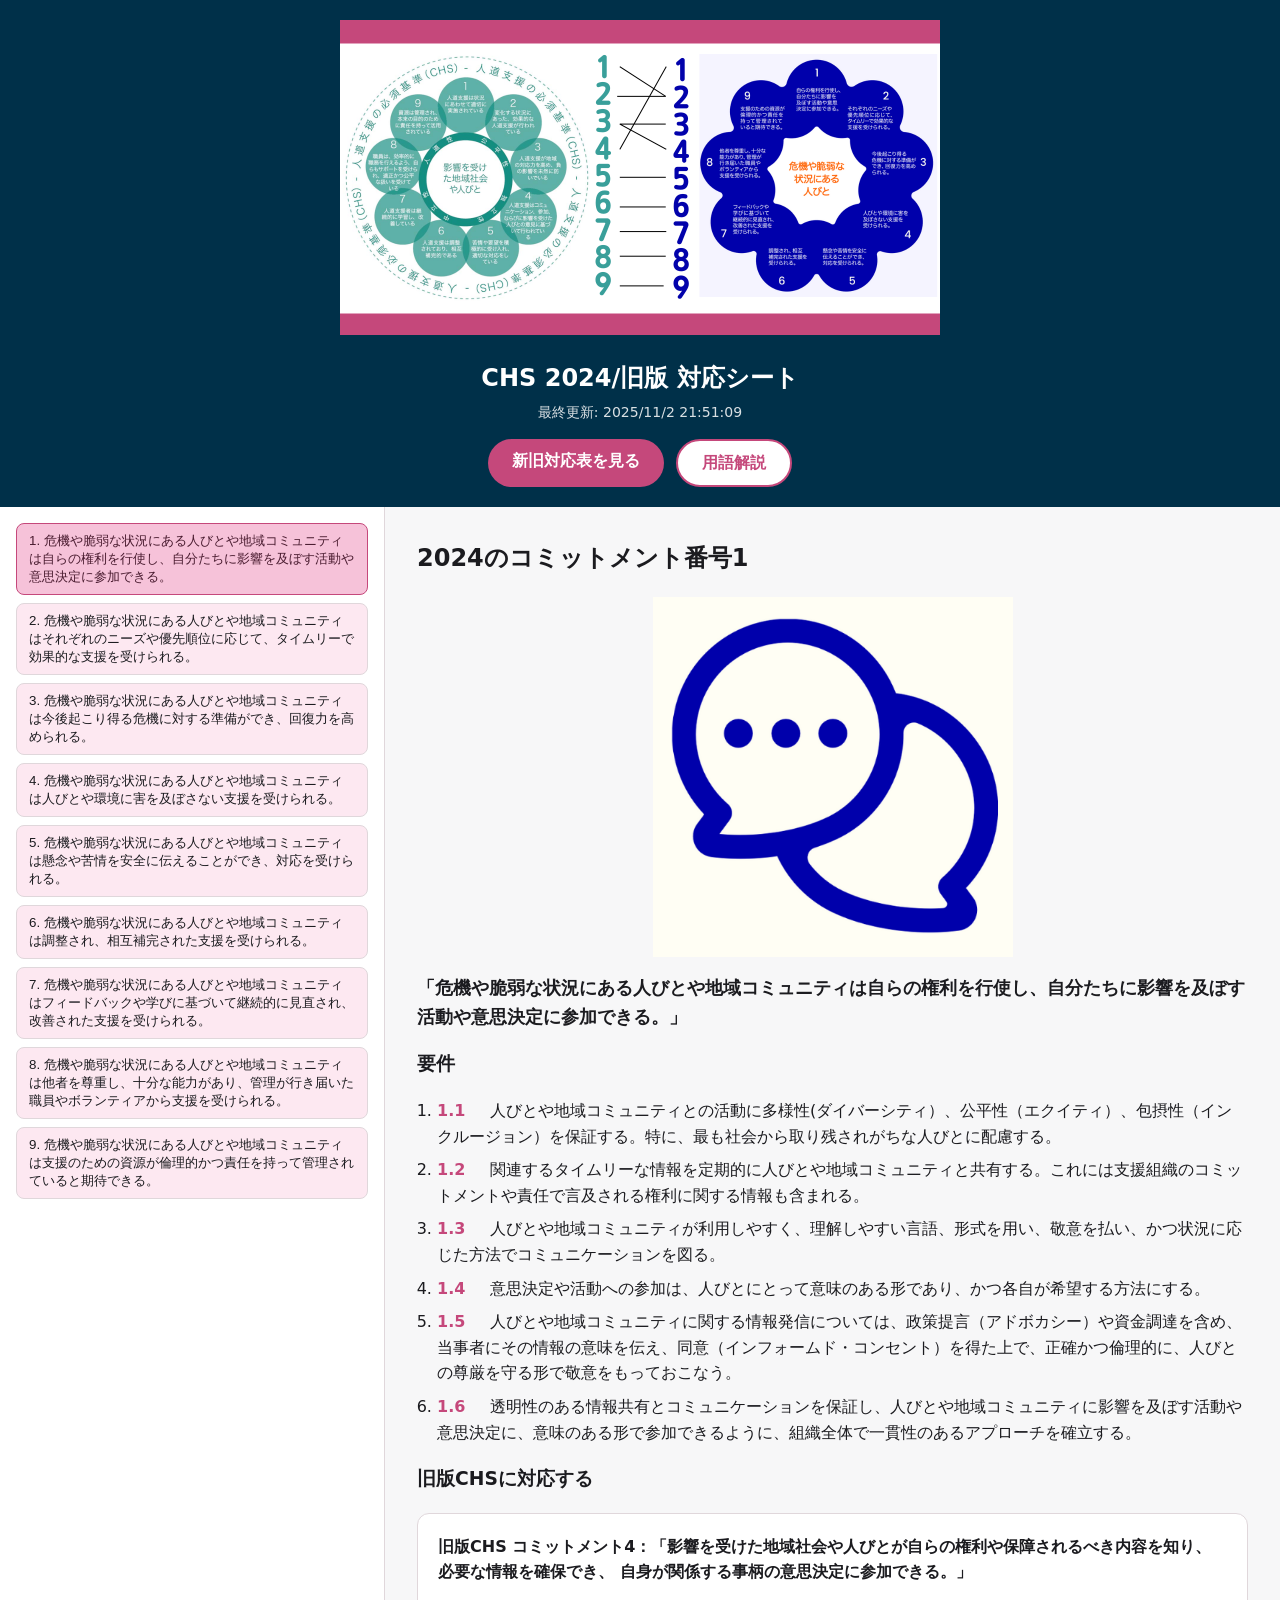
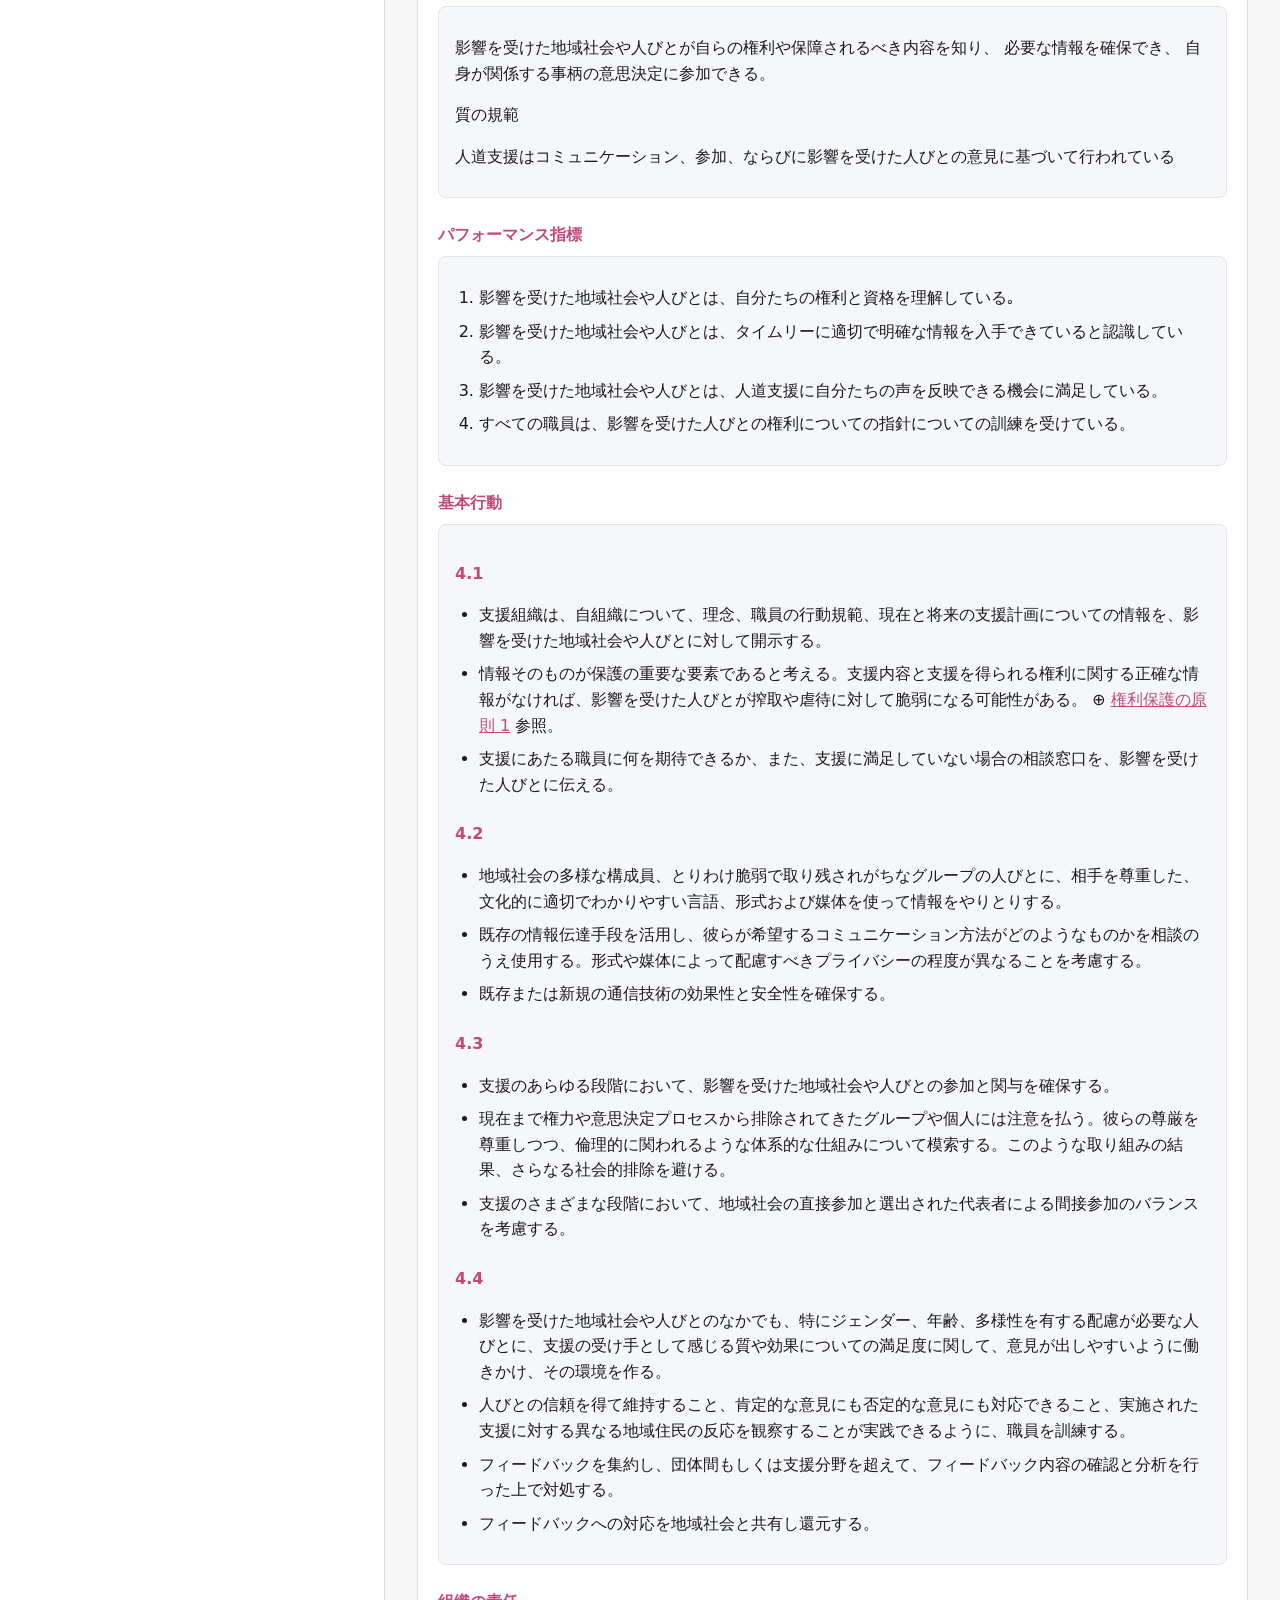
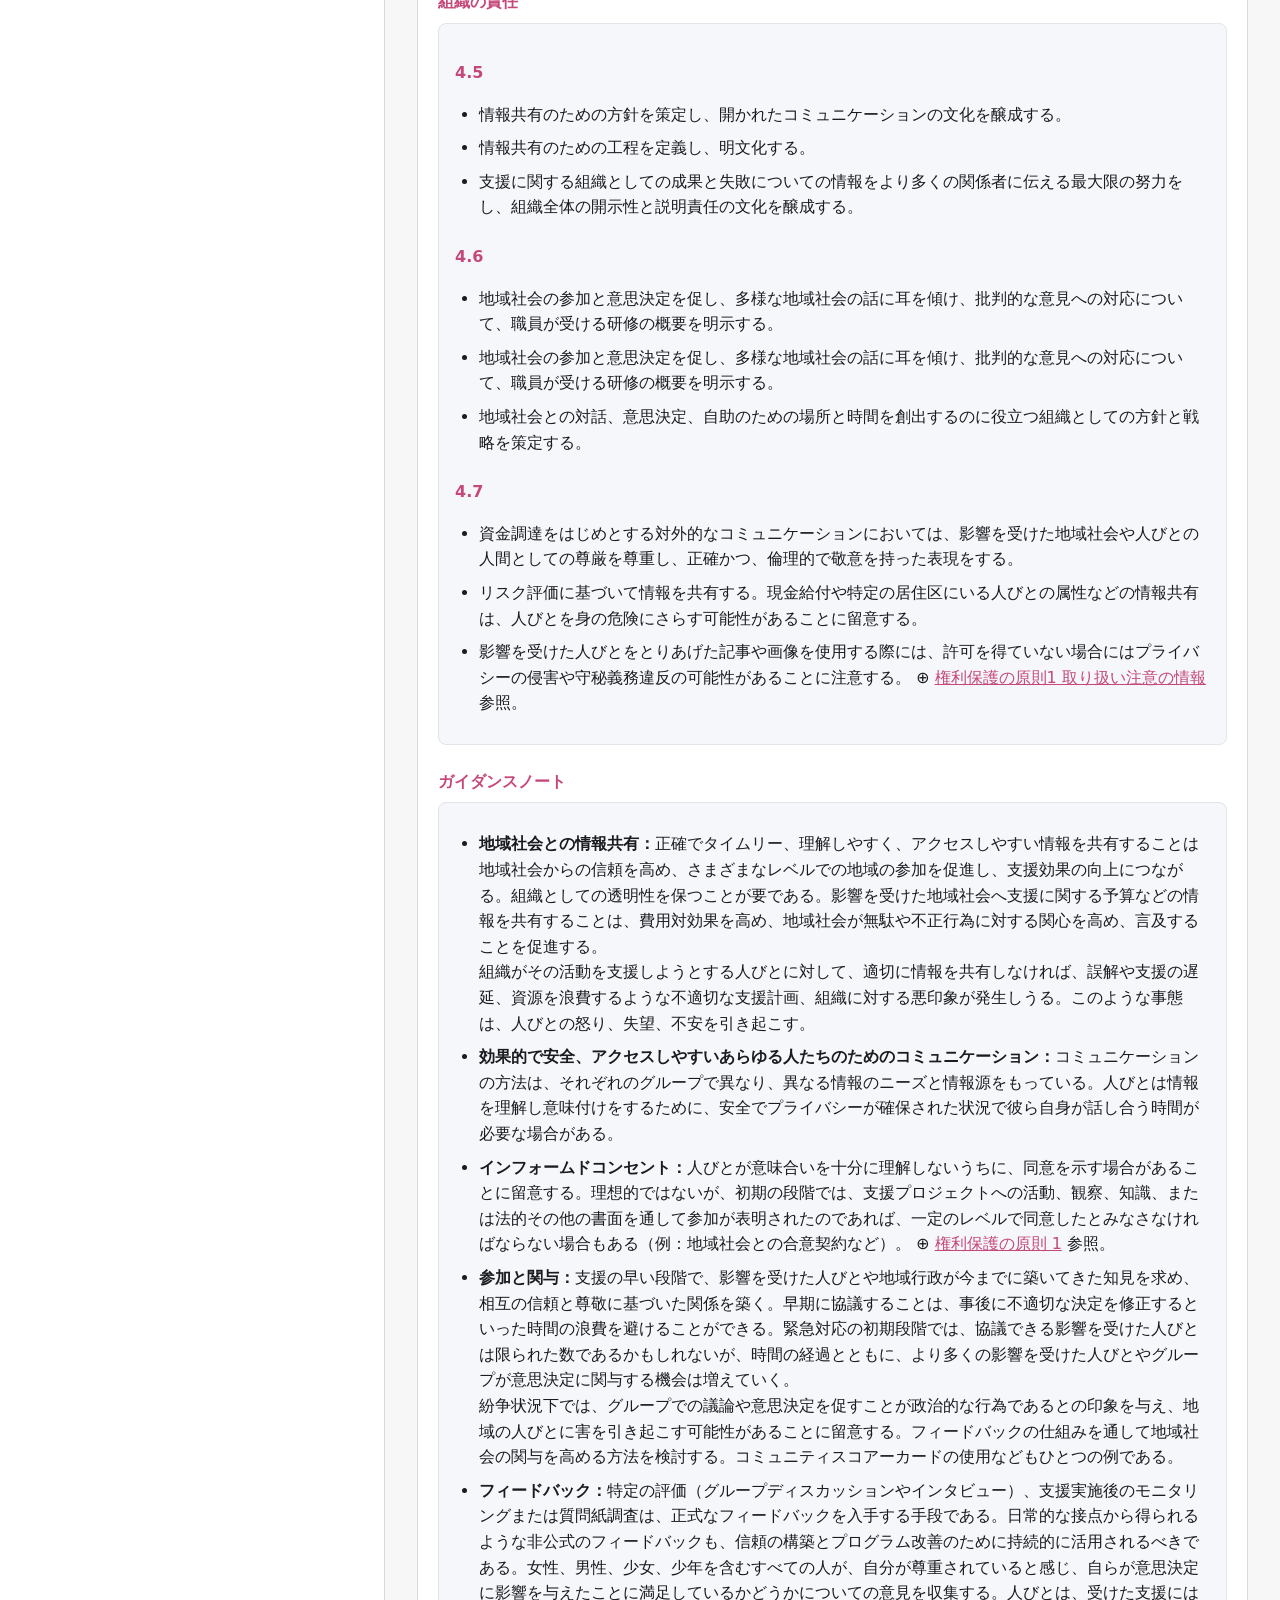
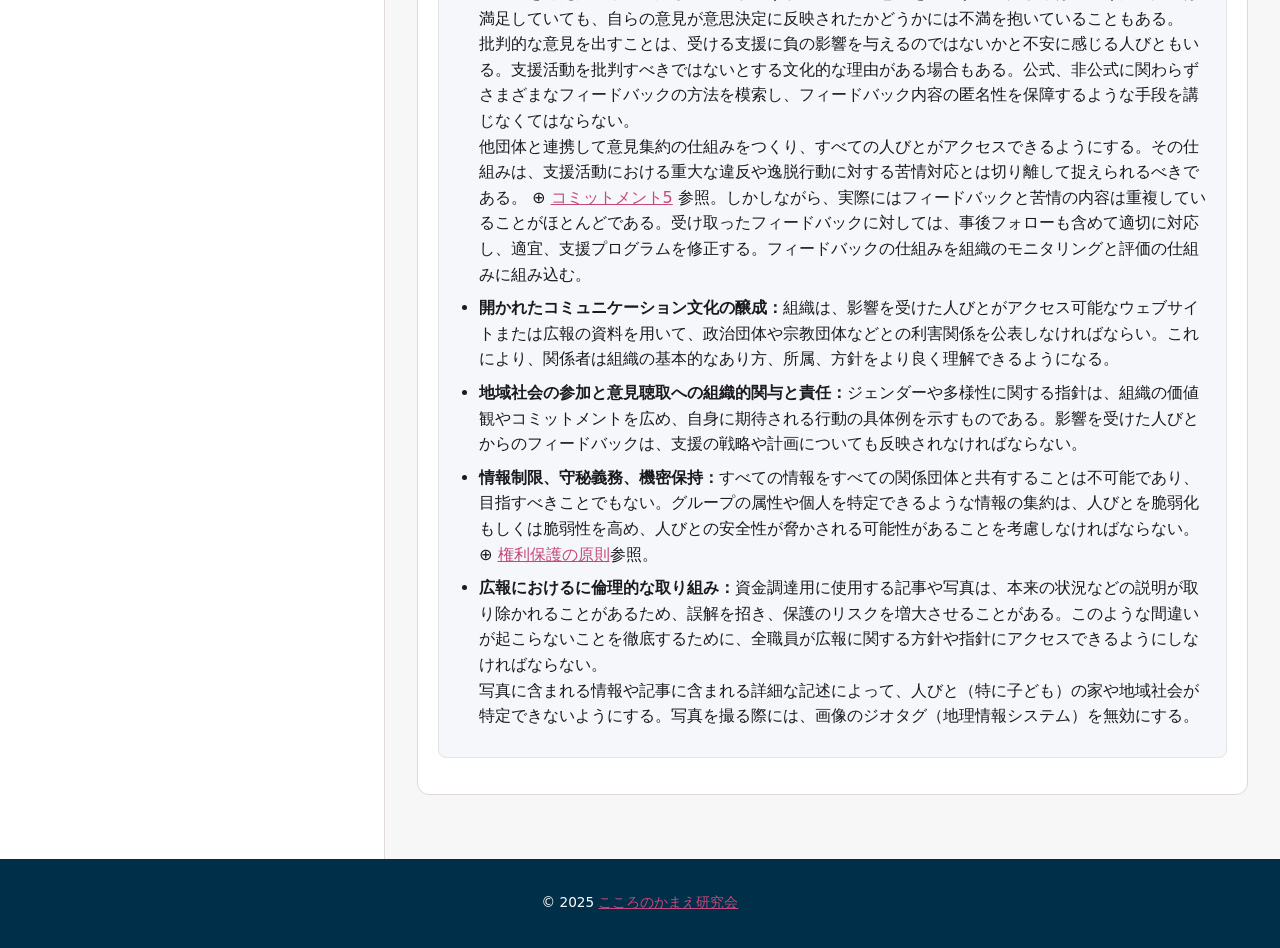
<file: public/index.html>
<!DOCTYPE html>
<html lang="ja">
<head>
  <meta charset="utf-8">
  <meta name="viewport" content="width=device-width, initial-scale=1">
  <title>CHS 2024/旧版 対応シート</title>
  <link rel="apple-touch-icon" sizes="180x180" href="icons/apple-touch-icon.png">
  <link rel="icon" type="image/png" sizes="32x32" href="icons/favicon-32x32.png">
  <link rel="icon" type="image/png" sizes="16x16" href="icons/favicon-16x16.png">
  <link rel="manifest" href="site.webmanifest">
  <meta name="theme-color" content="#c5487b">
  <meta name="apple-mobile-web-app-capable" content="yes">
  <meta name="apple-mobile-web-app-title" content="CHSワークシート">
  <link rel="stylesheet" href="style.css">
</head>
<body>
  <header>
    <div class="title-visual">
      <img src="images/eyecatch.png" alt="CHS 2024/旧版 対応シートのアイキャッチ" class="title-icon">
    </div>
    <h1>CHS 2024/旧版 対応シート</h1>
    <p id="generated-info" class="generated-info"></p>
    <div class="header-links">
      <a class="link-button" href="mapping.html" target="_blank" rel="noopener">新旧対応表を見る</a>
      <a class="link-button link-button--outline" href="terms.html" target="_blank" rel="noopener">用語解説</a>
    </div>
  </header>
  <main>
    <nav id="commitment-list" aria-label="2024年コミットメント一覧">
      <p class="placeholder">読み込み中…</p>
    </nav>
    <section id="commitment-detail">
      <p class="placeholder">左のリストからコミットメントを選択してください。</p>
    </section>
  </main>
  <footer>
    <p>© 2025 <a href="https://plaza.umin.ac.jp/kokoronokamae/" target="_blank" rel="noopener">こころのかまえ研究会</a></p>
  </footer>
  <script type="module" src="app.js"></script>
</body>
</html>
</file>
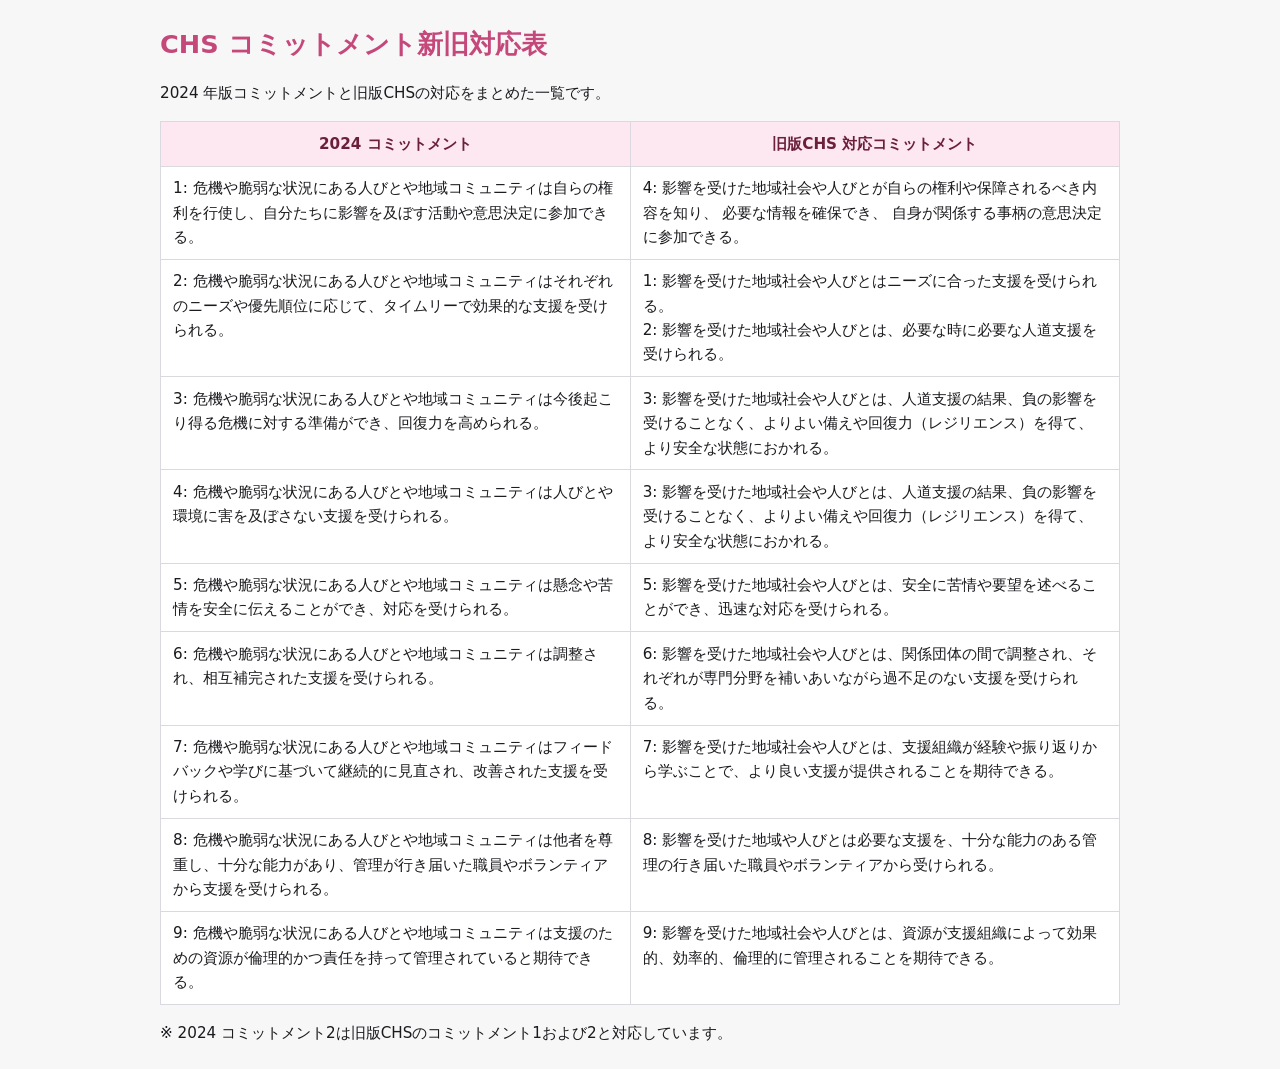
<file: public/mapping.html>
<!DOCTYPE html>
<html lang="ja">
<head>
  <meta charset="utf-8">
  <meta name="viewport" content="width=device-width, initial-scale=1">
  <title>CHS コミットメント新旧対応表</title>
  <link rel="stylesheet" href="style.css">
  <style>
    body { font-family: 'Hiragino Sans', 'Noto Sans JP', 'Yu Gothic UI', system-ui, sans-serif; line-height: 1.6; margin: 1.5rem auto; max-width: 960px; color: #1b1b1f; font-size: 0.95rem; }
    h1 { color: #c5487b; font-size: 1.6rem; margin-bottom: 1rem; }
    table { width: 100%; border-collapse: collapse; margin-top: 1rem; }
    th, td { border: 1px solid #d9d9df; padding: 0.6rem 0.75rem; vertical-align: top; }
    th { background: #fde8f1; color: #6c1f3b; }
    td { background: #ffffff; }
    @media print {
      body { margin: 10mm auto; max-width: none; font-size: 9.5pt; }
      h1 { font-size: 13pt; margin-bottom: 8pt; }
      table { font-size: 9.5pt; }
      th, td { padding: 6pt; }
    }
  </style>
</head>
<body>
  <h1>CHS コミットメント新旧対応表</h1>
  <p>2024 年版コミットメントと旧版CHSの対応をまとめた一覧です。</p>
  <table>
    <thead>
      <tr><th>2024 コミットメント</th><th>旧版CHS 対応コミットメント</th></tr>
    </thead>
    <tbody>
      <tr><td>1: 危機や脆弱な状況にある人びとや地域コミュニティは自らの権利を行使し、自分たちに影響を及ぼす活動や意思決定に参加できる。</td><td>4: 影響を受けた地域社会や人びとが自らの権利や保障されるべき内容を知り、 必要な情報を確保でき、 自身が関係する事柄の意思決定に参加できる。</td></tr>
      <tr><td>2: 危機や脆弱な状況にある人びとや地域コミュニティはそれぞれのニーズや優先順位に応じて、タイムリーで効果的な支援を受けられる。</td><td>1: 影響を受けた地域社会や人びとはニーズに合った支援を受けられる。<br>2: 影響を受けた地域社会や人びとは、必要な時に必要な人道支援を受けられる。</td></tr>
      <tr><td>3: 危機や脆弱な状況にある人びとや地域コミュニティは今後起こり得る危機に対する準備ができ、回復力を高められる。</td><td>3: 影響を受けた地域社会や人びとは、人道支援の結果、負の影響を受けることなく、よりよい備えや回復力（レジリエンス）を得て、より安全な状態におかれる。</td></tr>
      <tr><td>4: 危機や脆弱な状況にある人びとや地域コミュニティは人びとや環境に害を及ぼさない支援を受けられる。</td><td>3: 影響を受けた地域社会や人びとは、人道支援の結果、負の影響を受けることなく、よりよい備えや回復力（レジリエンス）を得て、より安全な状態におかれる。</td></tr>
      <tr><td>5: 危機や脆弱な状況にある人びとや地域コミュニティは懸念や苦情を安全に伝えることができ、対応を受けられる。</td><td>5: 影響を受けた地域社会や人びとは、安全に苦情や要望を述べることができ、迅速な対応を受けられる。</td></tr>
      <tr><td>6: 危機や脆弱な状況にある人びとや地域コミュニティは調整され、相互補完された支援を受けられる。</td><td>6: 影響を受けた地域社会や人びとは、関係団体の間で調整され、それぞれが専門分野を補いあいながら過不足のない支援を受けられる。</td></tr>
      <tr><td>7: 危機や脆弱な状況にある人びとや地域コミュニティはフィードバックや学びに基づいて継続的に見直され、改善された支援を受けられる。</td><td>7: 影響を受けた地域社会や人びとは、支援組織が経験や振り返りから学ぶことで、より良い支援が提供されることを期待できる。</td></tr>
      <tr><td>8: 危機や脆弱な状況にある人びとや地域コミュニティは他者を尊重し、十分な能力があり、管理が行き届いた職員やボランティアから支援を受けられる。</td><td>8: 影響を受けた地域や人びとは必要な支援を、十分な能力のある管理の行き届いた職員やボランティアから受けられる。</td></tr>
      <tr><td>9: 危機や脆弱な状況にある人びとや地域コミュニティは支援のための資源が倫理的かつ責任を持って管理されていると期待できる。</td><td>9: 影響を受けた地域社会や人びとは、資源が支援組織によって効果的、効率的、倫理的に管理されることを期待できる。</td></tr>
    </tbody>
  </table>
  <p style="margin-top:1rem;">※ 2024 コミットメント2は旧版CHSのコミットメント1および2と対応しています。</p>
</body>
</html>
</file>
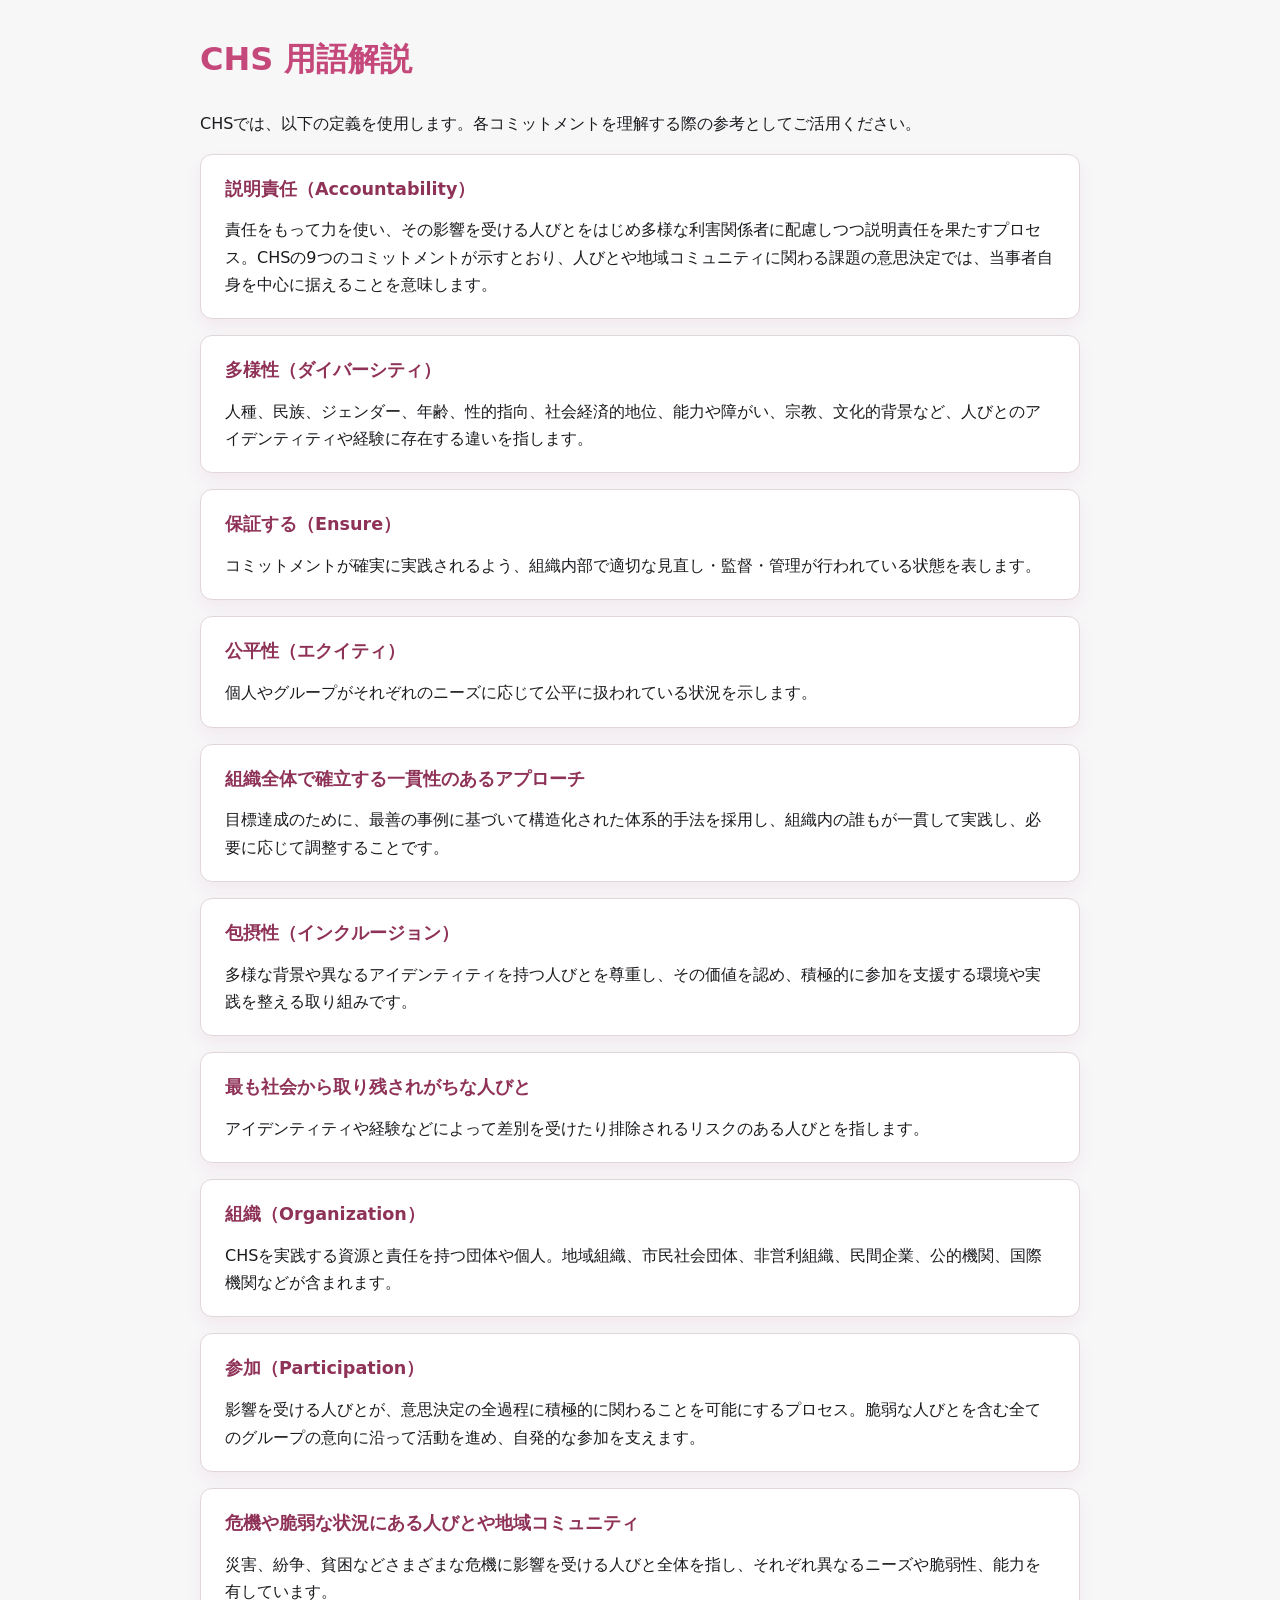
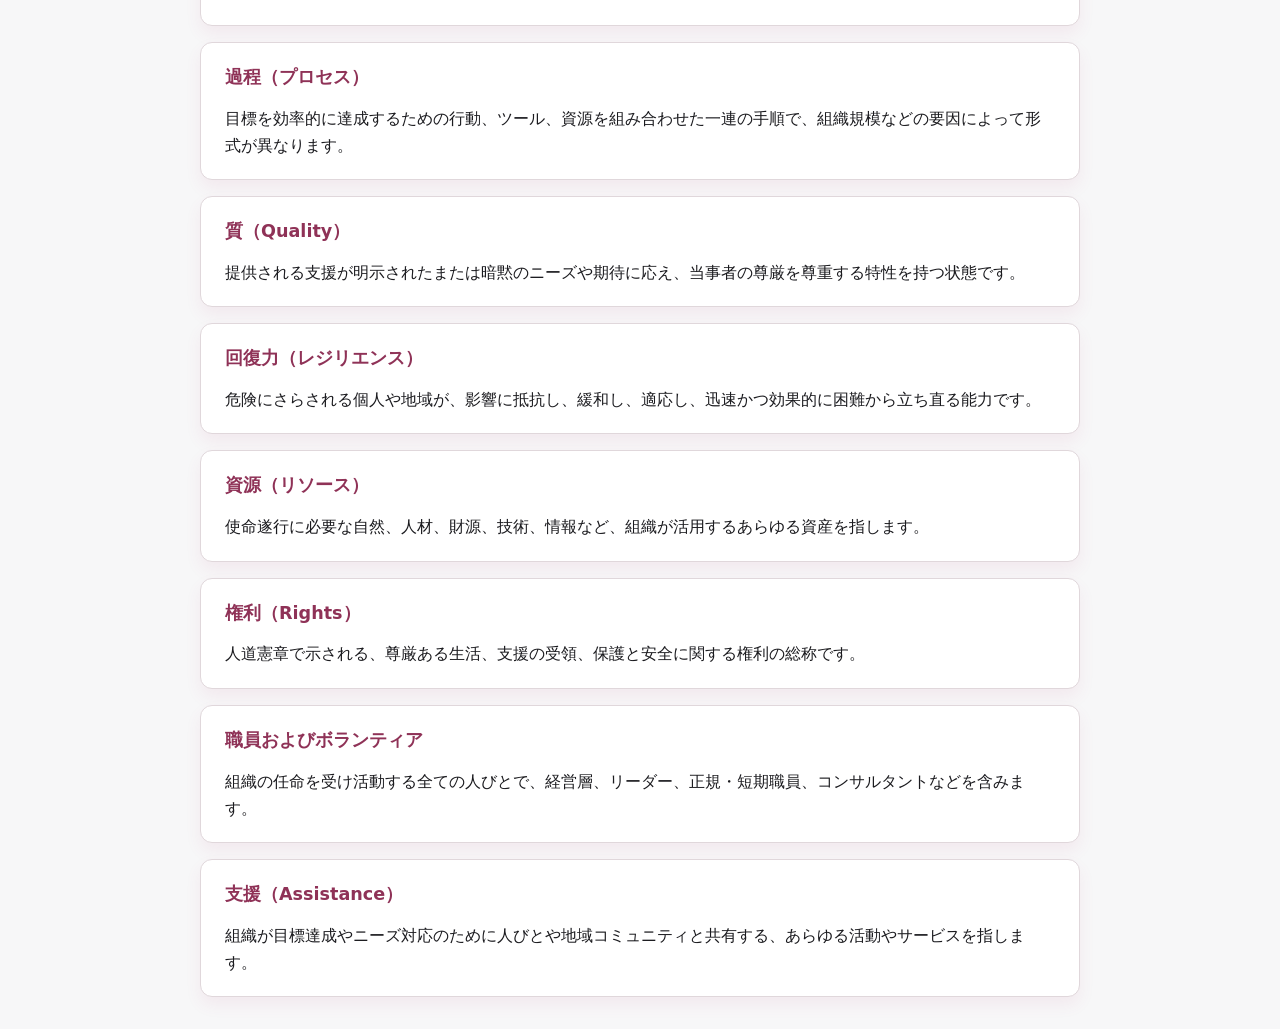
<file: public/terms.html>
<!DOCTYPE html>
<html lang="ja">
<head>
  <meta charset="utf-8">
  <meta name="viewport" content="width=device-width, initial-scale=1">
  <title>CHS 用語解説</title>
  <link rel="stylesheet" href="style.css">
  <style>
    body {
      font-family: "Hiragino Sans", "Noto Sans JP", "Yu Gothic UI", system-ui, sans-serif;
      line-height: 1.7;
      margin: 2rem auto;
      max-width: 880px;
      color: #1b1b1f;
    }
    h1 {
      color: #c5487b;
      margin-bottom: 1.5rem;
    }
    .term-card {
      border: 1px solid #e0d7db;
      border-radius: 0.75rem;
      padding: 1.25rem 1.5rem;
      margin-bottom: 1rem;
      background: #ffffff;
      box-shadow: 0 8px 16px rgba(197, 72, 123, 0.08);
    }
    .term-card h2 {
      margin: 0 0 0.75rem;
      font-size: 1.1rem;
      color: #8f3257;
    }
    .term-card p {
      margin: 0;
    }
    @media (max-width: 640px) {
      body {
        margin: 1.25rem;
      }
    }
  </style>
</head>
<body>
  <h1>CHS 用語解説</h1>
  <p>CHSでは、以下の定義を使用します。各コミットメントを理解する際の参考としてご活用ください。</p>

  <section class="term-card">
    <h2>説明責任（Accountability）</h2>
    <p>責任をもって力を使い、その影響を受ける人びとをはじめ多様な利害関係者に配慮しつつ説明責任を果たすプロセス。CHSの9つのコミットメントが示すとおり、人びとや地域コミュニティに関わる課題の意思決定では、当事者自身を中心に据えることを意味します。</p>
  </section>

  <section class="term-card">
    <h2>多様性（ダイバーシティ）</h2>
    <p>人種、民族、ジェンダー、年齢、性的指向、社会経済的地位、能力や障がい、宗教、文化的背景など、人びとのアイデンティティや経験に存在する違いを指します。</p>
  </section>

  <section class="term-card">
    <h2>保証する（Ensure）</h2>
    <p>コミットメントが確実に実践されるよう、組織内部で適切な見直し・監督・管理が行われている状態を表します。</p>
  </section>

  <section class="term-card">
    <h2>公平性（エクイティ）</h2>
    <p>個人やグループがそれぞれのニーズに応じて公平に扱われている状況を示します。</p>
  </section>

  <section class="term-card">
    <h2>組織全体で確立する一貫性のあるアプローチ</h2>
    <p>目標達成のために、最善の事例に基づいて構造化された体系的手法を採用し、組織内の誰もが一貫して実践し、必要に応じて調整することです。</p>
  </section>

  <section class="term-card">
    <h2>包摂性（インクルージョン）</h2>
    <p>多様な背景や異なるアイデンティティを持つ人びとを尊重し、その価値を認め、積極的に参加を支援する環境や実践を整える取り組みです。</p>
  </section>

  <section class="term-card">
    <h2>最も社会から取り残されがちな人びと</h2>
    <p>アイデンティティや経験などによって差別を受けたり排除されるリスクのある人びとを指します。</p>
  </section>

  <section class="term-card">
    <h2>組織（Organization）</h2>
    <p>CHSを実践する資源と責任を持つ団体や個人。地域組織、市民社会団体、非営利組織、民間企業、公的機関、国際機関などが含まれます。</p>
  </section>

  <section class="term-card">
    <h2>参加（Participation）</h2>
    <p>影響を受ける人びとが、意思決定の全過程に積極的に関わることを可能にするプロセス。脆弱な人びとを含む全てのグループの意向に沿って活動を進め、自発的な参加を支えます。</p>
  </section>

  <section class="term-card">
    <h2>危機や脆弱な状況にある人びとや地域コミュニティ</h2>
    <p>災害、紛争、貧困などさまざまな危機に影響を受ける人びと全体を指し、それぞれ異なるニーズや脆弱性、能力を有しています。</p>
  </section>

  <section class="term-card">
    <h2>過程（プロセス）</h2>
    <p>目標を効率的に達成するための行動、ツール、資源を組み合わせた一連の手順で、組織規模などの要因によって形式が異なります。</p>
  </section>

  <section class="term-card">
    <h2>質（Quality）</h2>
    <p>提供される支援が明示されたまたは暗黙のニーズや期待に応え、当事者の尊厳を尊重する特性を持つ状態です。</p>
  </section>

  <section class="term-card">
    <h2>回復力（レジリエンス）</h2>
    <p>危険にさらされる個人や地域が、影響に抵抗し、緩和し、適応し、迅速かつ効果的に困難から立ち直る能力です。</p>
  </section>

  <section class="term-card">
    <h2>資源（リソース）</h2>
    <p>使命遂行に必要な自然、人材、財源、技術、情報など、組織が活用するあらゆる資産を指します。</p>
  </section>

  <section class="term-card">
    <h2>権利（Rights）</h2>
    <p>人道憲章で示される、尊厳ある生活、支援の受領、保護と安全に関する権利の総称です。</p>
  </section>

  <section class="term-card">
    <h2>職員およびボランティア</h2>
    <p>組織の任命を受け活動する全ての人びとで、経営層、リーダー、正規・短期職員、コンサルタントなどを含みます。</p>
  </section>

  <section class="term-card">
    <h2>支援（Assistance）</h2>
    <p>組織が目標達成やニーズ対応のために人びとや地域コミュニティと共有する、あらゆる活動やサービスを指します。</p>
  </section>
</body>
</html>
</file>
<file: public/style.css>
:root {
  color-scheme: light dark;
  font-family: "Hiragino Sans", "Noto Sans JP", "Yu Gothic UI", system-ui, sans-serif;
  line-height: 1.6;
  font-size: 16px;
  --accent-color: #c5487b;
  --accent-light: #fde8f1;
  --accent-light-strong: #f6c2d9;
  --border-color: #e0d7db;
  --text-subtle: #5c6b7a;
}

body {
  margin: 0;
  background: #f7f7f8;
  color: #1b1b1f;
}

header,
footer {
  background: #003049;
  color: #ffffff;
  padding: 1.25rem 2rem;
  text-align: center;
}

header h1 {
  margin: 0;
  font-size: 1.5rem;
}

.title-visual {
  text-align: center;
  margin-bottom: 1rem;
}

.title-visual .title-icon {
  width: 80%;
  max-width: 600px;
  height: auto;
}

.generated-info {
  margin: 0.25rem 0 0;
  font-size: 0.875rem;
  opacity: 0.85;
}

.header-links {
  margin-top: 1rem;
  display: flex;
  gap: 0.75rem;
  flex-wrap: wrap;
  justify-content: center;
}

.link-button {
  display: inline-block;
  padding: 0.55rem 1.5rem;
  border-radius: 999px;
  background: var(--accent-color);
  color: #ffffff;
  font-weight: 600;
  text-decoration: none;
  transition: background 0.2s ease, transform 0.2s ease;
}

.link-button:hover,
.link-button:focus {
  background: #8f3257;
  transform: translateY(-1px);
}

.link-button--outline {
  background: #ffffff;
  color: var(--accent-color);
  border: 2px solid var(--accent-color);
}

.link-button--outline:hover,
.link-button--outline:focus {
  background: var(--accent-color);
  color: #ffffff;
}

main {
  display: flex;
  align-items: stretch;
  min-height: calc(100vh - 9rem);
}

nav#commitment-list {
  min-width: 18rem;
  max-width: 22rem;
  border-right: 1px solid var(--border-color);
  background: #ffffff;
  padding: 1rem;
  overflow-y: auto;
}

nav#commitment-list ul {
  list-style: none;
  margin: 0;
  padding: 0;
  display: grid;
  gap: 0.5rem;
}

nav#commitment-list button {
  width: 100%;
  padding: 0.5rem 0.75rem;
  border: 1px solid var(--border-color);
  border-radius: 0.5rem;
  background: var(--accent-light);
  color: inherit;
  text-align: left;
  cursor: pointer;
  transition: background 0.2s ease, border 0.2s ease, color 0.2s ease;
}

nav#commitment-list button:hover,
nav#commitment-list button:focus {
  outline: none;
  border-color: var(--accent-color);
  background: #fbd3e3;
  color: #4a1c30;
}

nav#commitment-list button.active {
  border-color: var(--accent-color);
  background: var(--accent-light-strong);
  color: #4a1c30;
}

#commitment-detail {
  flex: 1;
  padding: 2rem;
  overflow-y: auto;
}

#commitment-detail h2 {
  margin-top: 0;
}

#commitment-detail .commitment-title {
  font-size: 1.1rem;
  font-weight: 600;
  margin-bottom: 1rem;
}

.commitment-icon {
  display: block;
  width: 50%;
  max-width: 360px;
  margin: 1rem auto;
  height: auto;
}

ol.requirements {
  padding-left: 1.25rem;
}

ol.requirements li {
  margin-bottom: 0.5rem;
}

.requirement-id {
  font-weight: 700;
  display: inline-block;
  min-width: 3rem;
  color: var(--accent-color);
}

.legacy {
  margin-bottom: 2rem;
  padding: 1.25rem;
  border-radius: 0.75rem;
  background: #ffffff;
  border: 1px solid var(--border-color);
}

.legacy h4 {
  margin-top: 0;
}

.legacy h5 {
  margin: 1.5rem 0 0.5rem;
  color: var(--accent-color);
  font-size: 1rem;
}

.legacy-intro,
.legacy-content {
  background: #f5f7fa;
  padding: 0.75rem 1rem;
  border-radius: 0.5rem;
  border: 1px solid #e1e4e8;
  margin-bottom: 1rem;
}

.legacy-content ul,
.legacy-content ol {
  padding-left: 1.5rem;
}

.legacy-content li + li,
.legacy-intro p + p {
  margin-top: 0.5rem;
}

.legacy-content strong,
.legacy-intro strong {
  font-weight: 700;
}

.placeholder {
  margin: 0;
  color: var(--text-subtle);
}

footer {
  font-size: 0.85rem;
}

footer a,
.legacy-content a,
.legacy-intro a {
  color: var(--accent-color);
  text-decoration: underline;
}

footer a:hover,
footer a:focus,
.legacy-content a:hover,
.legacy-content a:focus,
.legacy-intro a:hover,
.legacy-intro a:focus {
  color: #8f3257;
}

@media (max-width: 960px) {
  main {
    flex-direction: column;
  }

  nav#commitment-list {
    max-width: none;
    min-width: unset;
    border-right: none;
    border-bottom: 1px solid var(--border-color);
  }
}
</file>
